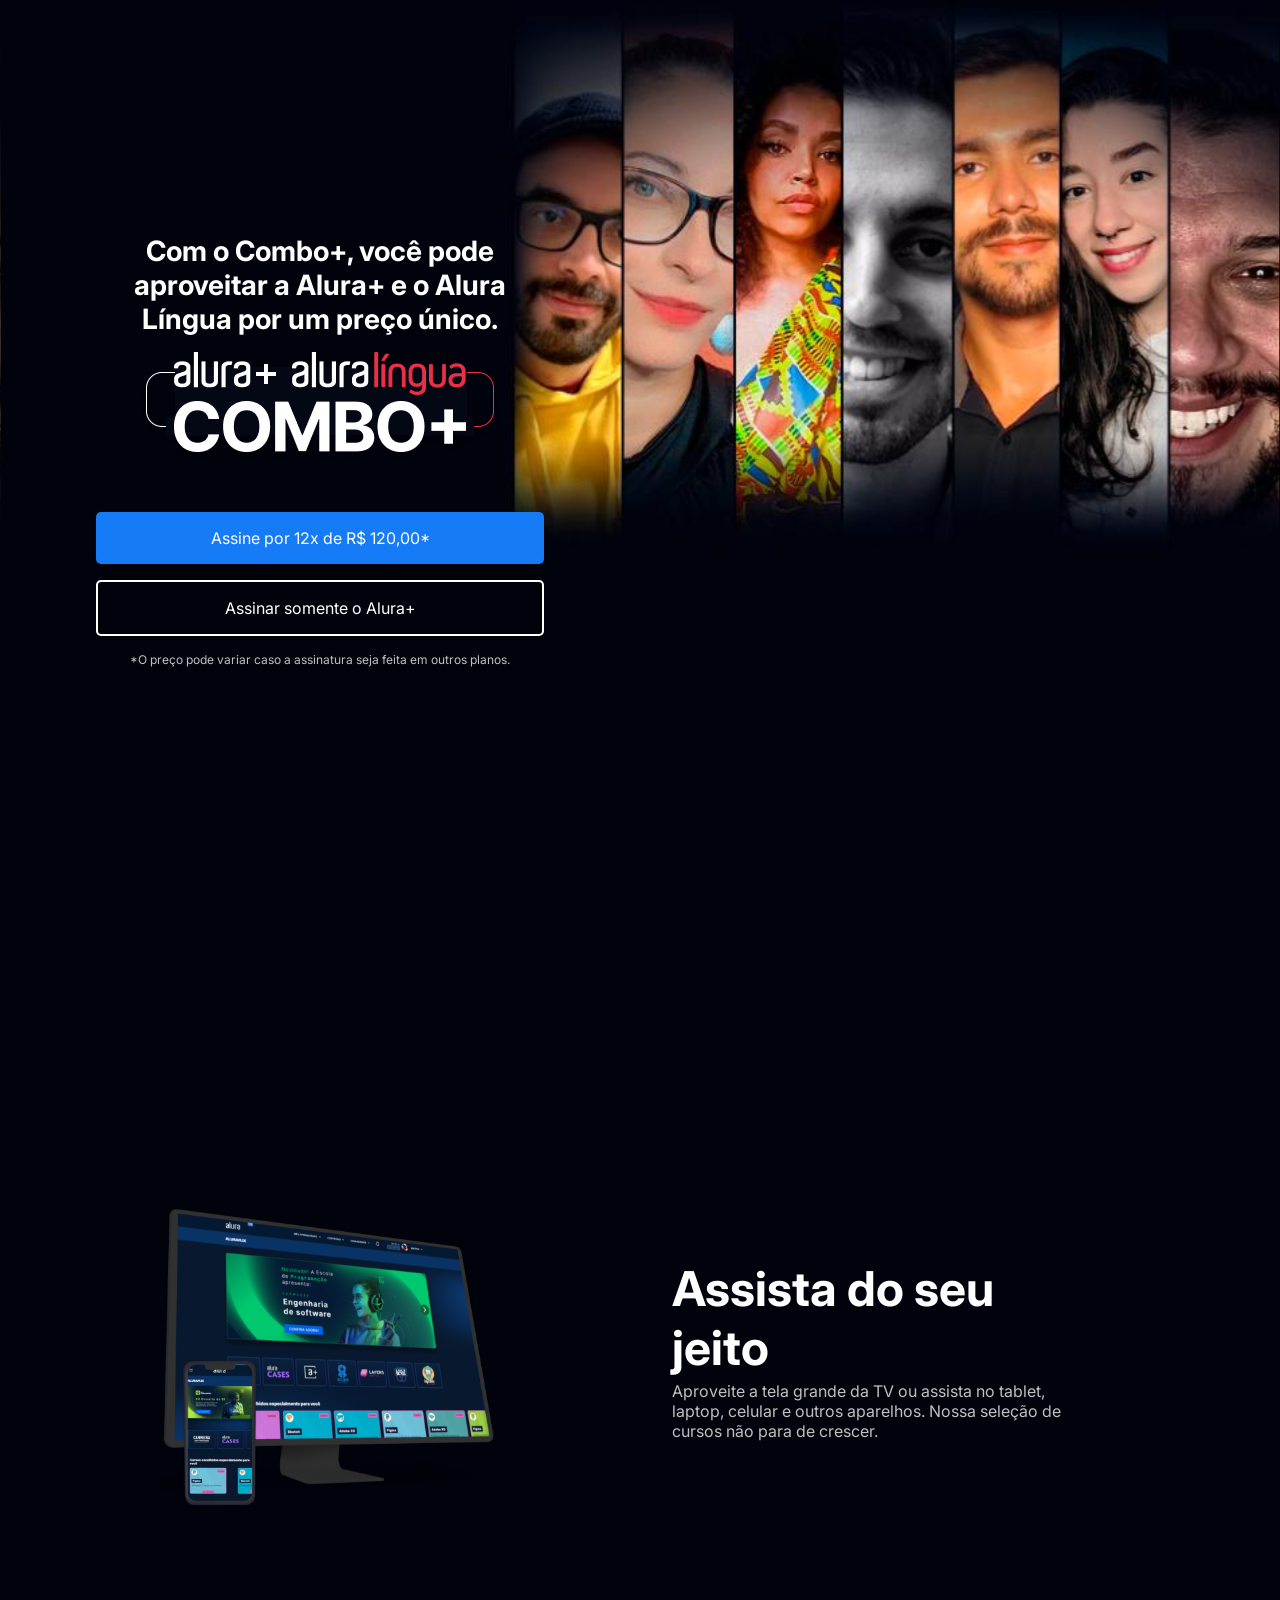
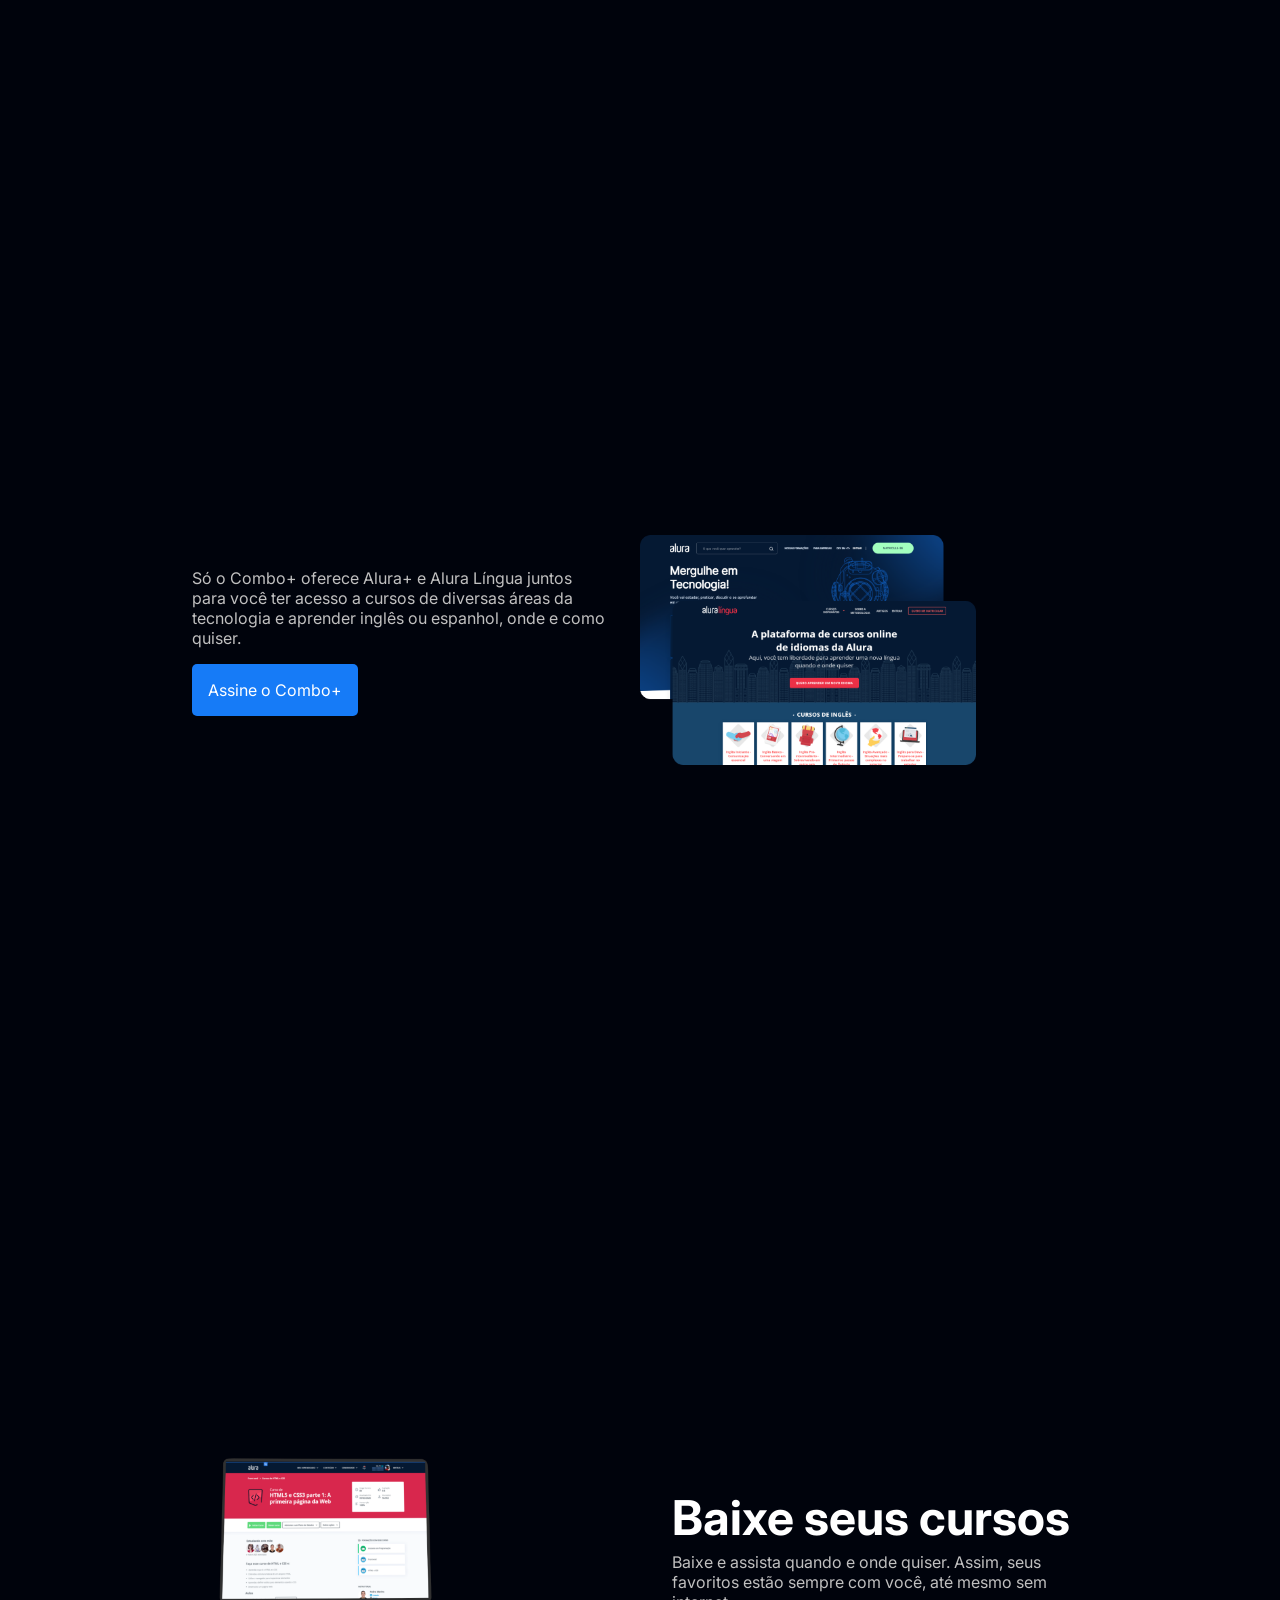
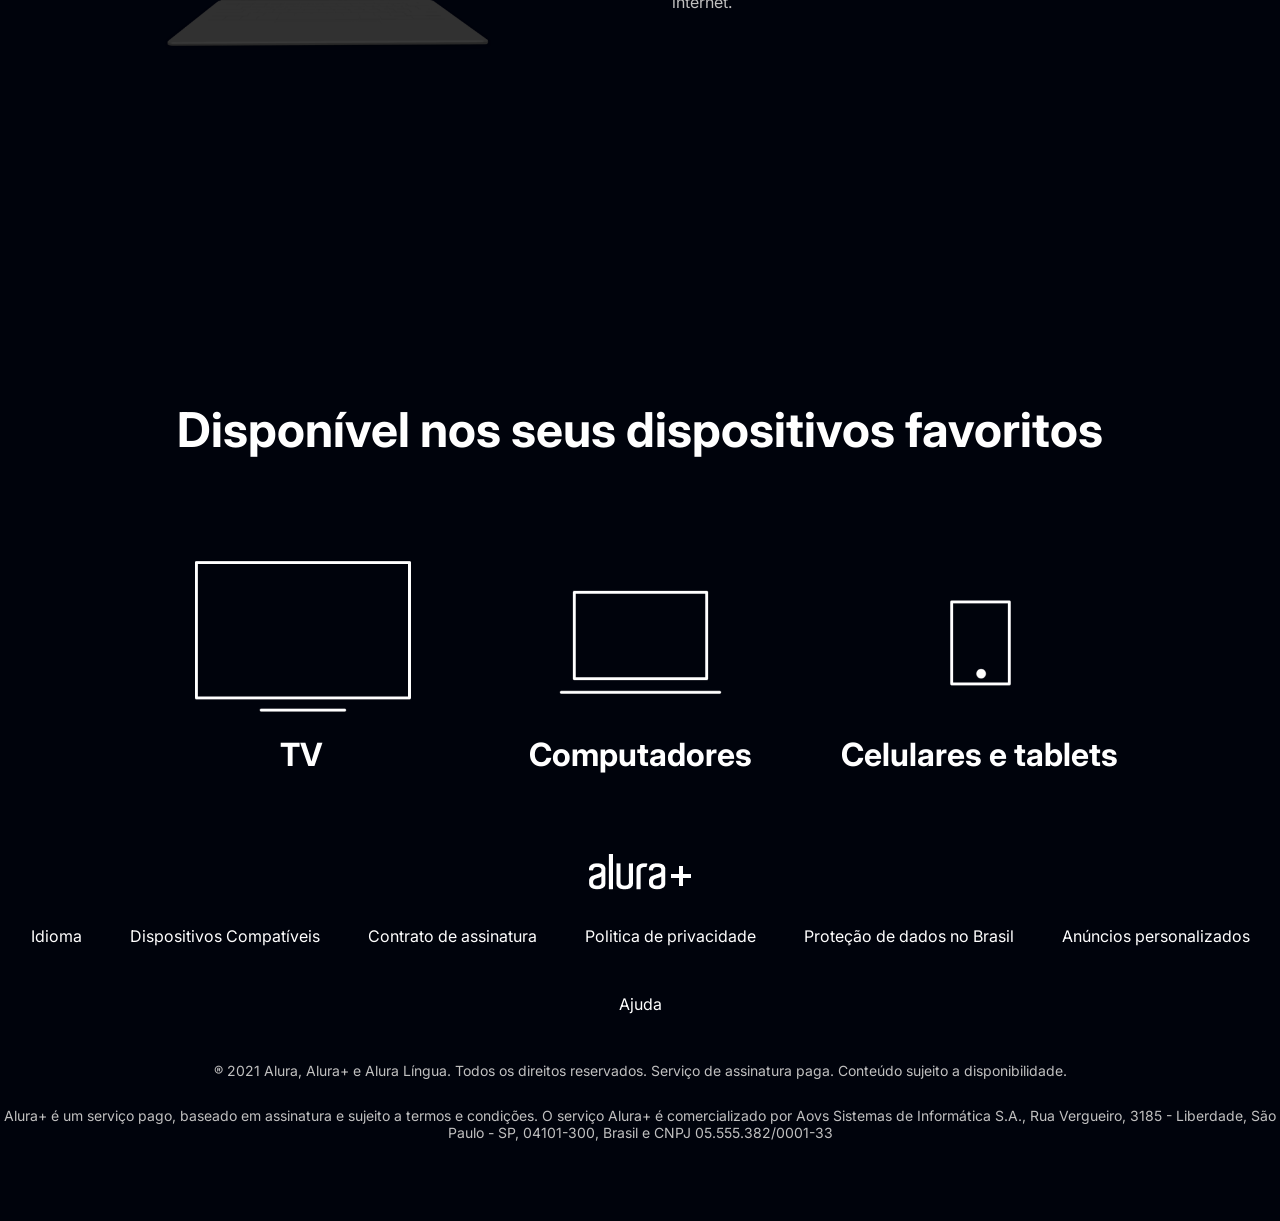
<file: index.html>
<!DOCTYPE html>
<html>

<head>
    <title>Alura Plus</title>
    <meta charset="UTF-8">
    <meta name="viewport" content="width=device-width, initial-scale=1">
    <link rel="stylesheet" href="styles.css">
    <link rel="preconnect" href="https://fonts.googleapis.com">
    <link rel="preconnect" href="https://fonts.gstatic.com" crossorigin>
    <link
        href="https://fonts.googleapis.com/css2?family=Inter:ital,opsz,wght@0,14..32,100..900;1,14..32,100..900&display=swap"
        rel="stylesheet">
</head>

<body>
    <section class="container principal">
        <div class="container__caixa">
            <h1 class="container__titulo">Com o Combo+, você pode aproveitar a Alura+ e o Alura Língua por um preço
                único.</h1>
            <img src="img/Combo.png" alt="O combo+ é a junção do alura+ e o alura língua" class="container__imagem">
            <a href="www.alura.com.br" class="container__botao">Assine por 12x de R$ 120,00*</a>
            <a href="www.alura.com.br" class="container__botao botao_secundario">Assinar somente o Alura+</a>
            <p class="container__aviso">*O preço pode variar caso a assinatura seja feita em outros planos.</p>
        </div>
    </section>

    <section class="container secundario">
        <img src="img/Plataformas.png" alt="Um computador e um calular representando plataformas"
            class="secundario__imagem">
        <div class="container__descricao">
            <h2 class="descricao__titulo">Assista do seu jeito</h2>
            <p class="descricao__texto">Aproveite a tela grande da TV ou assista no tablet, laptop, celular e outros
                aparelhos.
                Nossa seleção de cursos não para de crescer.</p>
        </div>
    </section>

    <section class="container secundario">
        <div class="container__descricao">
            <p class="descricao__texto">Só o Combo+ oferece Alura+ e Alura Língua juntos para você ter acesso a cursos
                de diversas áreas da tecnologia e aprender inglês ou espanhol, onde e como quiser.
            </p>
            <a href="www.alura.com.br" class="container__botao secundario__botao">Assine o Combo+</a>
        </div>
        <img src="img/Telas.png" alt="Telas de cursos do alura+" class="secundario__imagem">
    </section>

    <section class="container secundario">
        <img src="img/Notebook.png" alt="Notebook com dashboard da alura+" class="secundario__imagem">
        <div class="container__descricao">
            <h2 class="descricao__titulo">Baixe seus cursos</h2>
            <p class="descricao__texto">Baixe e assista quando e onde quiser. Assim, seus favoritos estão sempre com
                você, até mesmo sem
                internet.
            </p>
        </div>
    </section>

    <section class="dispositivos">
        <h2 class="dispositivos__titulo">Disponível nos seus dispositivos favoritos</h2>
        <ul class="dispositivos__lista">
            <li>
                <img src="img/tv.png" alt="Ícone de TV">
                <h4 class="lista__item">TV</h4>
            </li>
            <li>
                <img src="img/computador.png" alt="Ícone de computador">
                <h4 class="lista__item">Computadores</h4>
            </li>
            <li>
                <img src="img/celular.png" alt="Ícone de celular">
                <h4 class="lista__item">Celulares e tablets</h4>
            </li>
        </ul>
    </section>

    <footer class="rodape">
        <img src="./img/Logo.png" alt="Alura+" class="rodape__logo">
        <ul class="rodape__lista">
            <li><a href="#" class="lista_item">Idioma</a></li>
            <li><a href="#" class="lista_item">Dispositivos Compatíveis</a></li>
            <li><a href="#" class="lista_item">Contrato de assinatura</a></li>
            <li><a href="#" class="lista_item">Politica de privacidade</a></li>
            <li><a href="#" class="lista_item">Proteção de dados no Brasil</a></li>
            <li><a href="#" class="lista_item">Anúncios personalizados</a></li>
            <li><a href="#" class="lista_item">Ajuda</a></li>
        </ul>
        <div class="rodape__legal">
            <p class="rodape__texto">® 2021 Alura, Alura+ e Alura Língua. Todos os direitos reservados. Serviço de assinatura paga. Conteúdo
                sujeito a disponibilidade.</p>
            <p class="rodape__texto">Alura+ é um serviço pago, baseado em assinatura e sujeito a termos e condições. O serviço Alura+ é
                comercializado por Aovs Sistemas de Informática S.A., Rua Vergueiro, 3185 - Liberdade, São Paulo - SP,
                04101-300, Brasil e CNPJ 05.555.382/0001-33</p>
        </div>
    </footer>
</body>

</html>
</file>
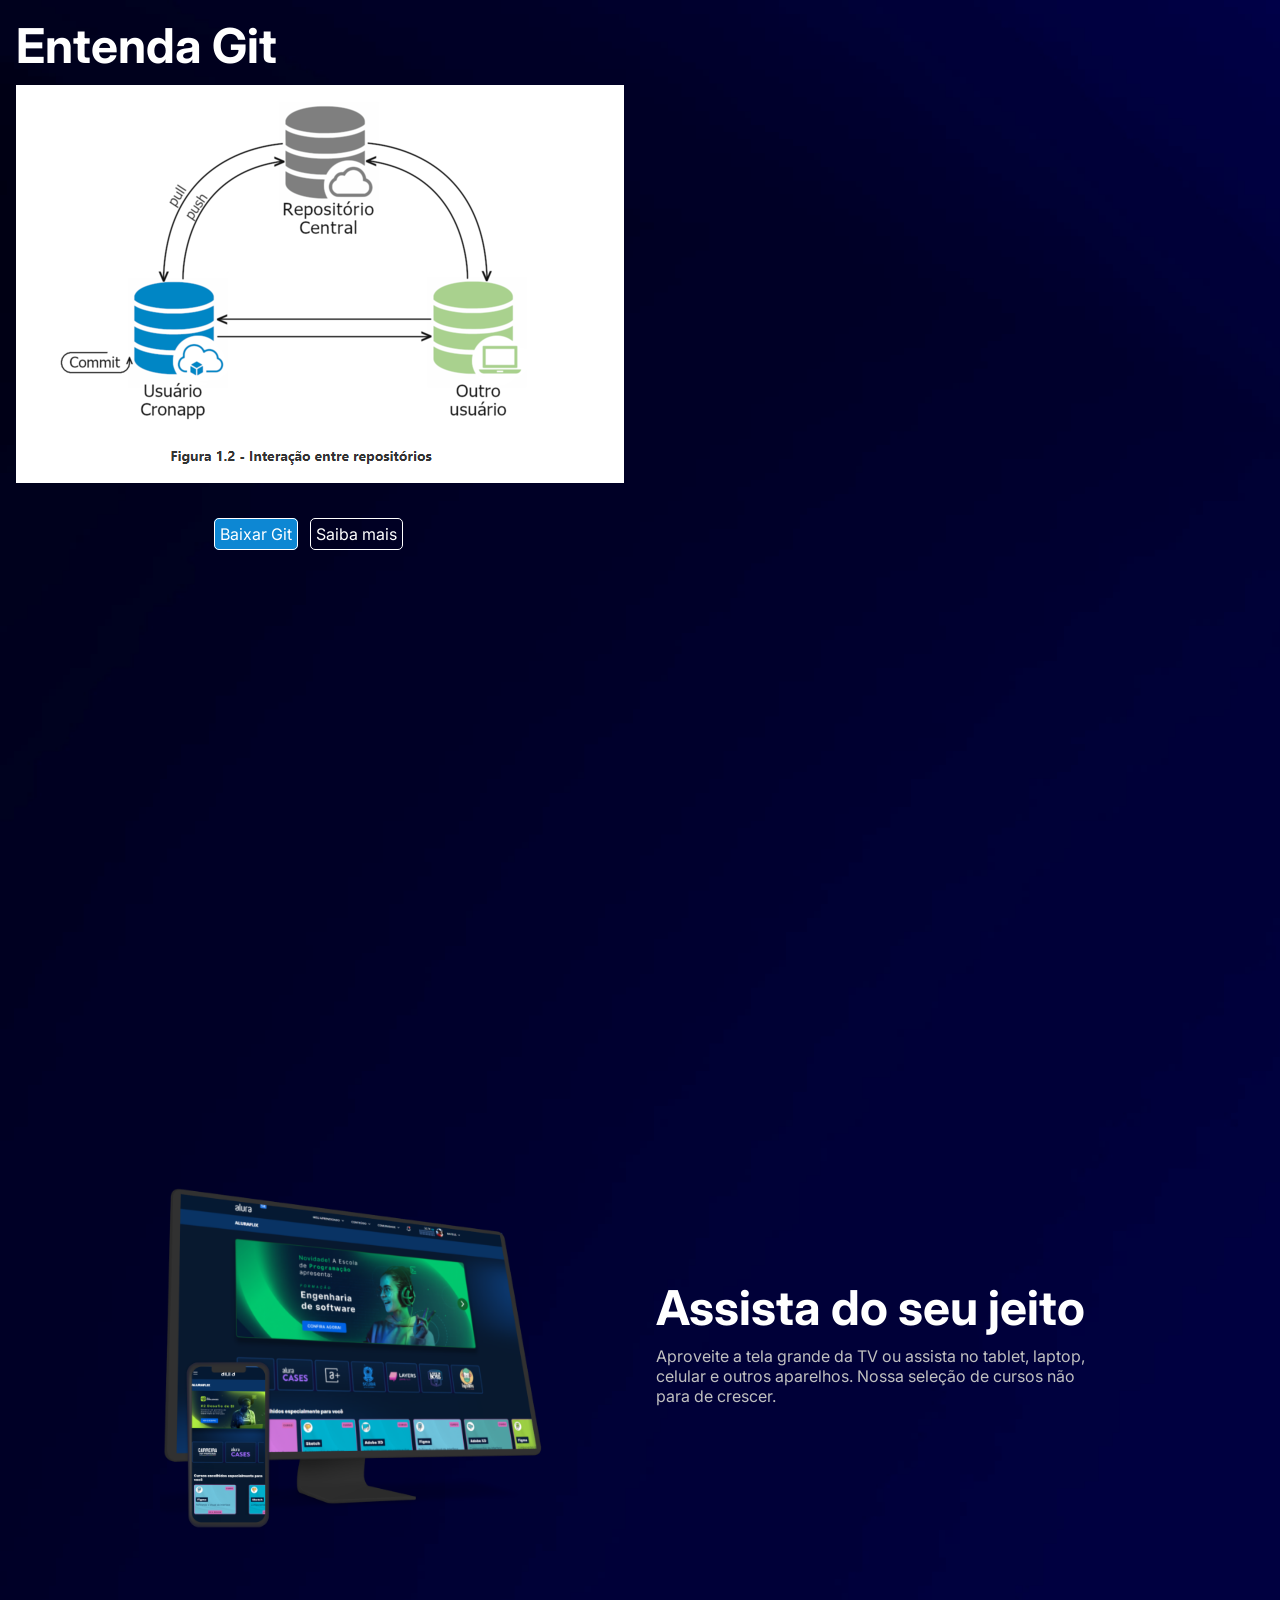
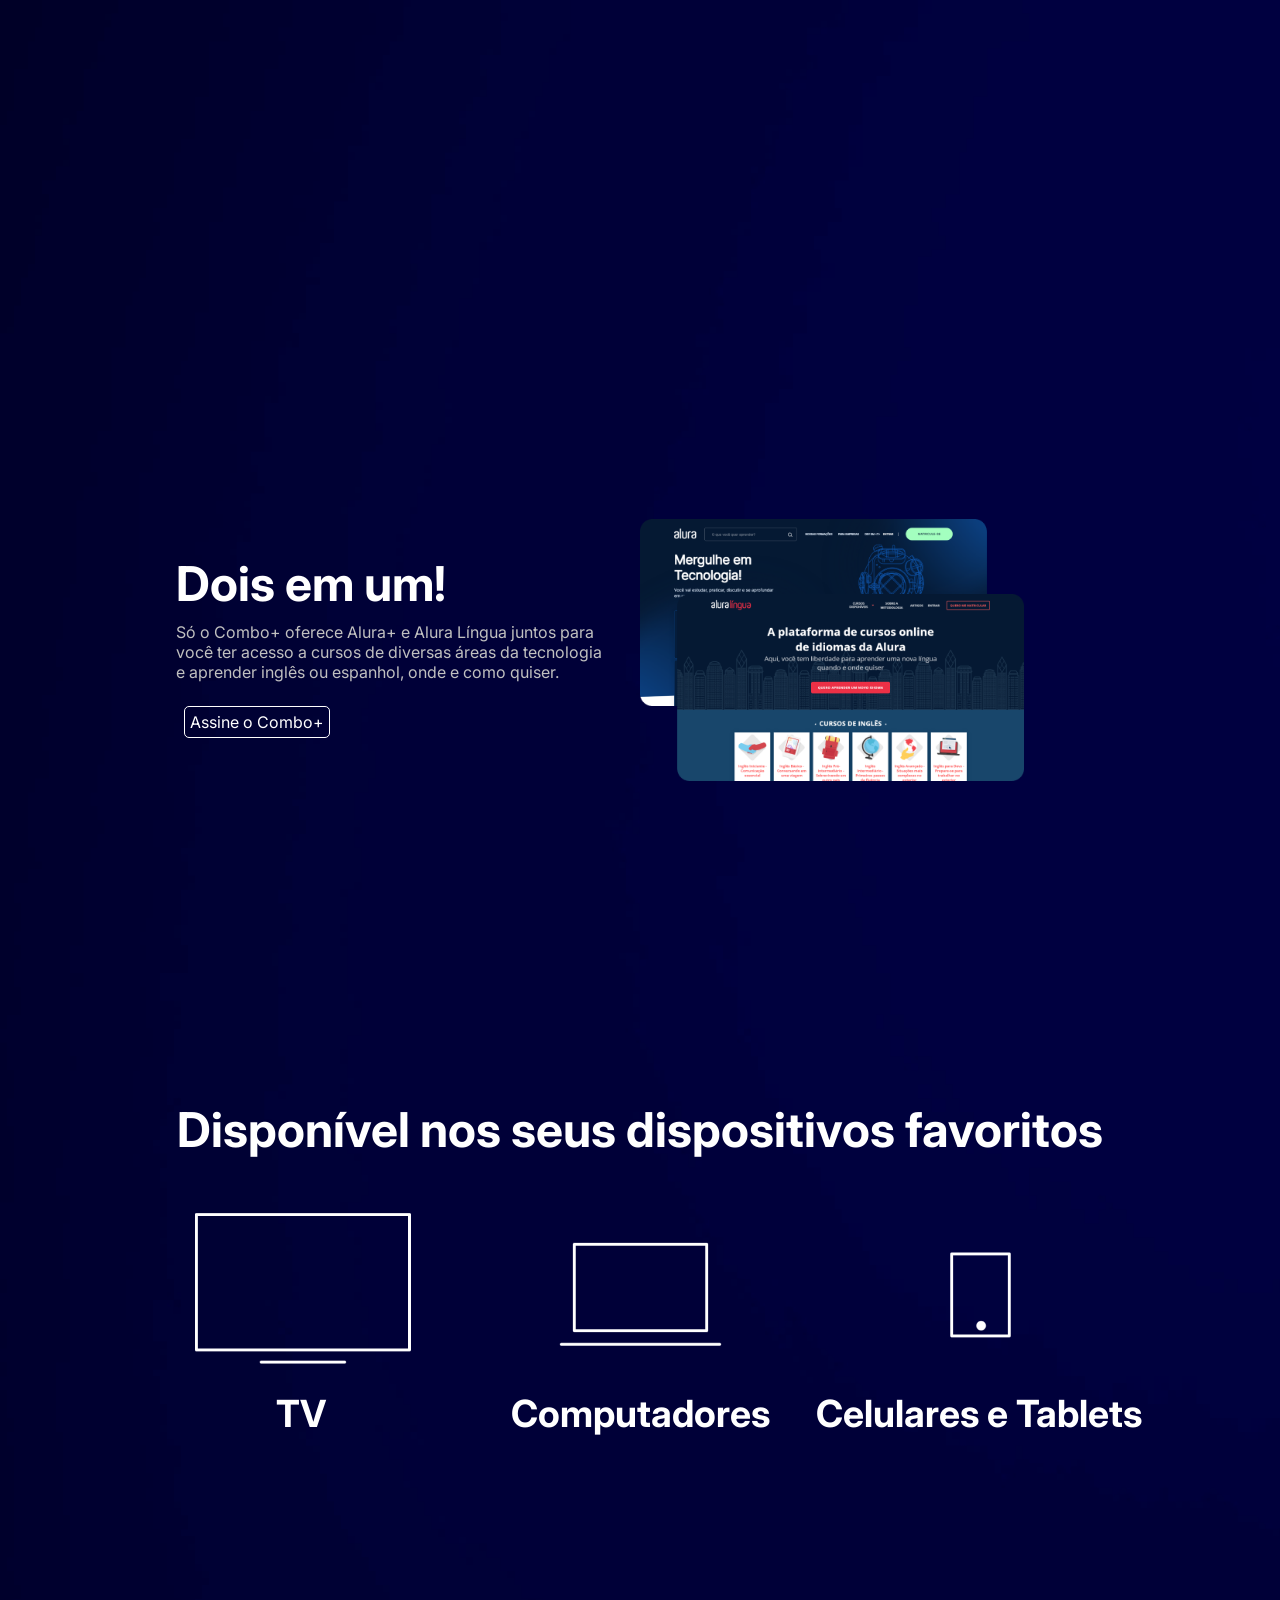
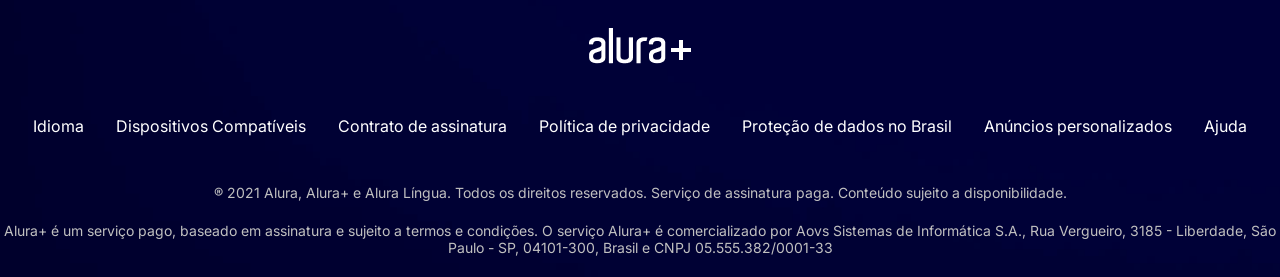
<file: praticando/pratica.html>
<!DOCTYPE html>
<html lang="pt-br">

<head>
    <meta charset="UTF-8">
    <meta name="viewport" content="width=device-width, initial-scale=1.0">
    <title>Prática - Alura Plus</title>
    <link rel="stylesheet" href="style.css">
    <link rel="preconnect" href="https://fonts.googleapis.com">
    <link rel="preconnect" href="https://fonts.gstatic.com" crossorigin>
    <link
        href="https://fonts.googleapis.com/css2?family=Inter:ital,opsz,wght@0,14..32,100..900;1,14..32,100..900&display=swap"
        rel="stylesheet">
</head>

<body class="main-section">
    <section class="container">
        <div>
            <div class="container__descricao">
                <h1 class="descricao__titulo">Entenda Git</h1>
                <img src="./images/git.png" alt="Imagem ilustrativa para promoção do Alura Plus">
            </div>
            <div class="container__botao">
                <a href="https://www.google.com.br" class="botao__principal">Baixar Git</a>
                <a href="" class="botao__secundario">Saiba mais</a>
            </div>
        </div>
    </section>
    <!-- - - - -->
    <section class="container secundario">
        <img src="./images/Plataformas.png" alt="Imagem ilustrativa para promoção do Alura Plus" class="secundario__imagem">
        <div class="container__descricao">
            <h2 class="descricao__titulo">Assista do seu jeito</h2>
                <p class="descricao__texto">Aproveite a tela grande da TV ou assista no tablet, laptop, celular e outros
                    aparelhos. Nossa seleção de cursos não para de crescer.</p>
            </div>
    </section>
    <!-- - - - -->
    <section class="container secundario">
        <div class="container__descricao">
            <h2 class="descricao__titulo">Dois em um!</h2>
            <p class="descricao__texto">Só o Combo+ oferece Alura+ e Alura Língua juntos para você ter acesso a cursos
                de diversas áreas da tecnologia e aprender inglês ou espanhol, onde e como quiser.
            </p>
            <a href="www.alura.com.br" class="container__botao botao__secundario">Assine o Combo+</a>
        </div>
        <img src="./images/Telas.png" alt="Imagem ilustrativa para promoção do Alura Plus" class="secundario__imagem">
    </section>
    <section class="dispositivos">
        <h2 class="dispositivos__titulo">Disponível nos seus dispositivos favoritos</h2>
        <ul class="dispositivos__lista">
            <li class="dispositivos__item">
                <img src="./images/tv.png" alt="TV">
                <h3>TV</h3>
            </li>
            <li class="dispositivos__item">
                <img src="./images/computador.png" alt="Computador">
                <h3>Computadores</h3>
            </li>
            <li class="dispositivos__item">
                <img src="./images/celular.png" alt="Celular ou Tablet">
                <h3>Celulares e Tablets</h3>
            </li>
        </ul>
    </section>
    <footer class="rodape">
        <img src="images/Logo.png" alt="Alura+" class="rodape__logo">
        <ul class="rodape__lista">
            <li class="lista__link"><a href="#">Idioma</a></li>
            <li class="lista__link"><a href="#">Dispositivos Compatíveis</a></li>
            <li class="lista__link"><a href="#">Contrato de assinatura</a></li>
            <li class="lista__link"><a href="#">Política de privacidade</a></li>
            <li class="lista__link"><a href="#">Proteção de dados no Brasil</a></li>
            <li class="lista__link"><a href="#">Anúncios personalizados</a></li>
            <li class="lista__link"><a href="#">Ajuda</a></li>
        </ul>
        <p class="rodape__texto">® 2021 Alura, Alura+ e Alura Língua. Todos os direitos reservados. Serviço de assinatura paga. Conteúdo sujeito a disponibilidade.</p>
        <p class="rodape__texto">Alura+ é um serviço pago, baseado em assinatura e sujeito a termos e condições. O serviço Alura+ é comercializado por Aovs Sistemas de Informática S.A., Rua Vergueiro, 3185 - Liberdade, São Paulo - SP, 04101-300, Brasil e CNPJ 05.555.382/0001-33</p>
    </footer>
</body>

</html>
</file>
<file: styles.css>
:root {
    --branco-principal: #FFFFFF;
    --cinza-secundario: #C0C0C0;
    --botao-azul: #167BF7;
    --cor-de-fundo: #00030C;
    --fonte-principal: 'Inter'
}

body {
    background-color: var(--cor-de-fundo);
    color: var(--branco-principal);
    font-family: var(--fonte-principal);
    font-size: 16px;
    font-weight: 400px;
}

* {
    margin: 0;
    padding: 0;
}

.container {
    height: 100vh;
    display: grid;
    grid-template-columns: 50% 50%;
}

.container__titulo {
    font-size: 28px;
    font-weight: 700;
}

.container__botao {
    color: var(--branco-principal);
    background-color: var(--botao-azul);
    padding: 1em;
    border-radius: 5px;
    display: block;
    text-decoration: none;
    margin-bottom: 1em;
}


.container__botao:hover {
    background-color: #3d84db;
    color: var(--cor-de-fundo);
}

.botao_secundario {
    background-color: transparent;
    border: 2px solid var(--branco-principal);
}

.container__aviso {
    color: var(--cinza-secundario);
    font-size: 12px;
}

.container__imagem {
    margin-top: 1em;
    margin-bottom: 3em;
}

.container__caixa {
    margin: 0em 6em;
}

.principal {
    background-image: url("img/Background.svg");
    background-repeat: no-repeat;
    background-size: contain;
    align-items: center;
    text-align: center;
}

.secundario {
    align-items: center;
    margin: 0 10em;
}

.secundario__imagem {
    width: 70%;
}

.descricao__titulo {
    font-size: 48px;
    font-weight: 700;
    color: var(--branco-principal);
    margin-bottom: 0.1em;
}

.descricao__texto {
    color: var(--cinza-secundario);
}

.secundario__botao {
    display: inline-block;
    margin-top: 1em;
}

.container__descricao {
    padding: 2em;
}

.dispositivos__lista {
    display: flex;
    justify-content: center;
    list-style-type: none;
    margin: 5em 0;
}

.dispositivos__titulo {
    color: var(--branco-principal);
    font-size: 48px;
    font-weight: 700;
    margin-bottom: 0.7em;
}

.lista__item {
    color: var(--branco-principal);
    font-size: 32px;
}

.dispositivos {
    text-align: center;
}

.rodape {
    text-align: center;
}

.rodape__logo {
    margin-bottom: 2em;
}

.rodape__lista {
    font-size: 16px;
    list-style-type: none;
    display: flex;
    justify-content: center;
    flex-wrap: wrap;
    gap: 3em;
    margin-bottom: 3em;
}

.lista_item{
    color: var(--branco-principal);
    text-decoration: none;
}

.lista_item:hover{
    color: var(--botao-azul);
}

.lista_item:active{
    color: rgb(220, 47, 220);
}

.rodape__texto{
    color: var(--cinza-secundario);
    font-size: 14px;
    margin-bottom: 2em;
}

.rodape__legal{
    margin-bottom: 5em;
}


@media screen and (max-width: 768px) {
    .container {
        display: block;
        background-image: none;
    }

    .container__imagem {
        max-width: 50vw;
    }

    .secundario {
        margin: 0;
        text-align: center;
    }

    .dispositivos__lista {
        flex-direction: column;
        gap: 1em;
    }

    .rodape__texto{
        margin: 2em 2em;
    }

}
</file>
<file: praticando/style.css>
:root {
    --branco-principal: #FFFFFF;
    --cinza-secundario: #C0C0C0;
    --botao-azul: #0d87d3;
    --botao-azul-efeito: #7cbce4;
    --fonte-principal: 'Inter'
}

* {
    padding: 0;
    margin: 0;
}

body {
    color: var(--branco-principal);
    font-family: var(--fonte-principal);
    font-size: 16px;
    font-weight: 400;
}

.main-section {
    background-image: url(./images/Background.jpg);
    background-size: cover;
    background-repeat: no-repeat;
    text-align: center;
}

.container {
    height: 100vh;
    display: grid;
    grid-template-columns: 50% 50%;
    text-align: left;
}

.secundario {
    margin: 0 10em;
    align-items: center;
}

.container__descricao {
    padding: 1em;
    text-align: left;
}

.container__botao {
    min-width: auto;
    padding: 0.4em;
    display: inline-block;
    margin: 15px;
    margin-left: 13em;
}

.botao__principal {
    color: var(--branco-principal);
    background-color: var(--botao-azul);
    border: 1px solid var(--branco-principal);
    padding: 5px;
    text-decoration: none;
    border-radius: 5px;
    min-width: 200px;
}

.botao__secundario {
    color: var(--branco-principal);
    background-color: transparent;
    border: 1px solid var(--branco-principal);
    margin: 0.5em;
    padding: 5px;
    text-decoration: none;
    border-radius: 5px;
    min-width: 100px;
}

.container_aviso{
    font-size: 12px;
    color: var(--cinza-secundario);
}

.descricao__titulo {
    font-size: 48px;
    font-weight: 700;
    color: var(--branco-principal);
    margin-bottom: 0.2em;
}

.descricao__texto {
    color: var(--cinza-secundario);
    margin-bottom: 1em;
    margin-right: 1em;
}


.secundario__imagem {
    width: 80%;
}

.dispositivos__titulo {
    font-size: 48px;
}

.dispositivos__lista {
    display: flex;
    justify-content: center;
    margin: 2em 0;
}

.dispositivos__item {
    font-size: 32px;
    list-style-type: none;
}

.rodape {
    text-align: center;
}

.rodape__logo{
    margin-top: 10em;
    }

.rodape__lista {
    display: flex;
    justify-content: center;
    list-style-type: none;
    gap: 2em;
    margin: 3em 0;
}


.rodape__lista a {
    color: var(--branco-principal);
    font-size: 16px;
    text-decoration: none;
}

.rodape__texto {
    color: var(--cinza-secundario);
    font-size: 14px;
    margin-bottom: 1.5em;
}


.rodape__lista a:hover {
    color: var(--botao-azul);
}

.rodape__lista a:active {
    color: plum;
}

.botao__principal:hover {
    background-color: var(--botao-azul-efeito);
}

.botao__secundario:hover {
    background-color: var(--botao-azul-efeito);
}
</file>
